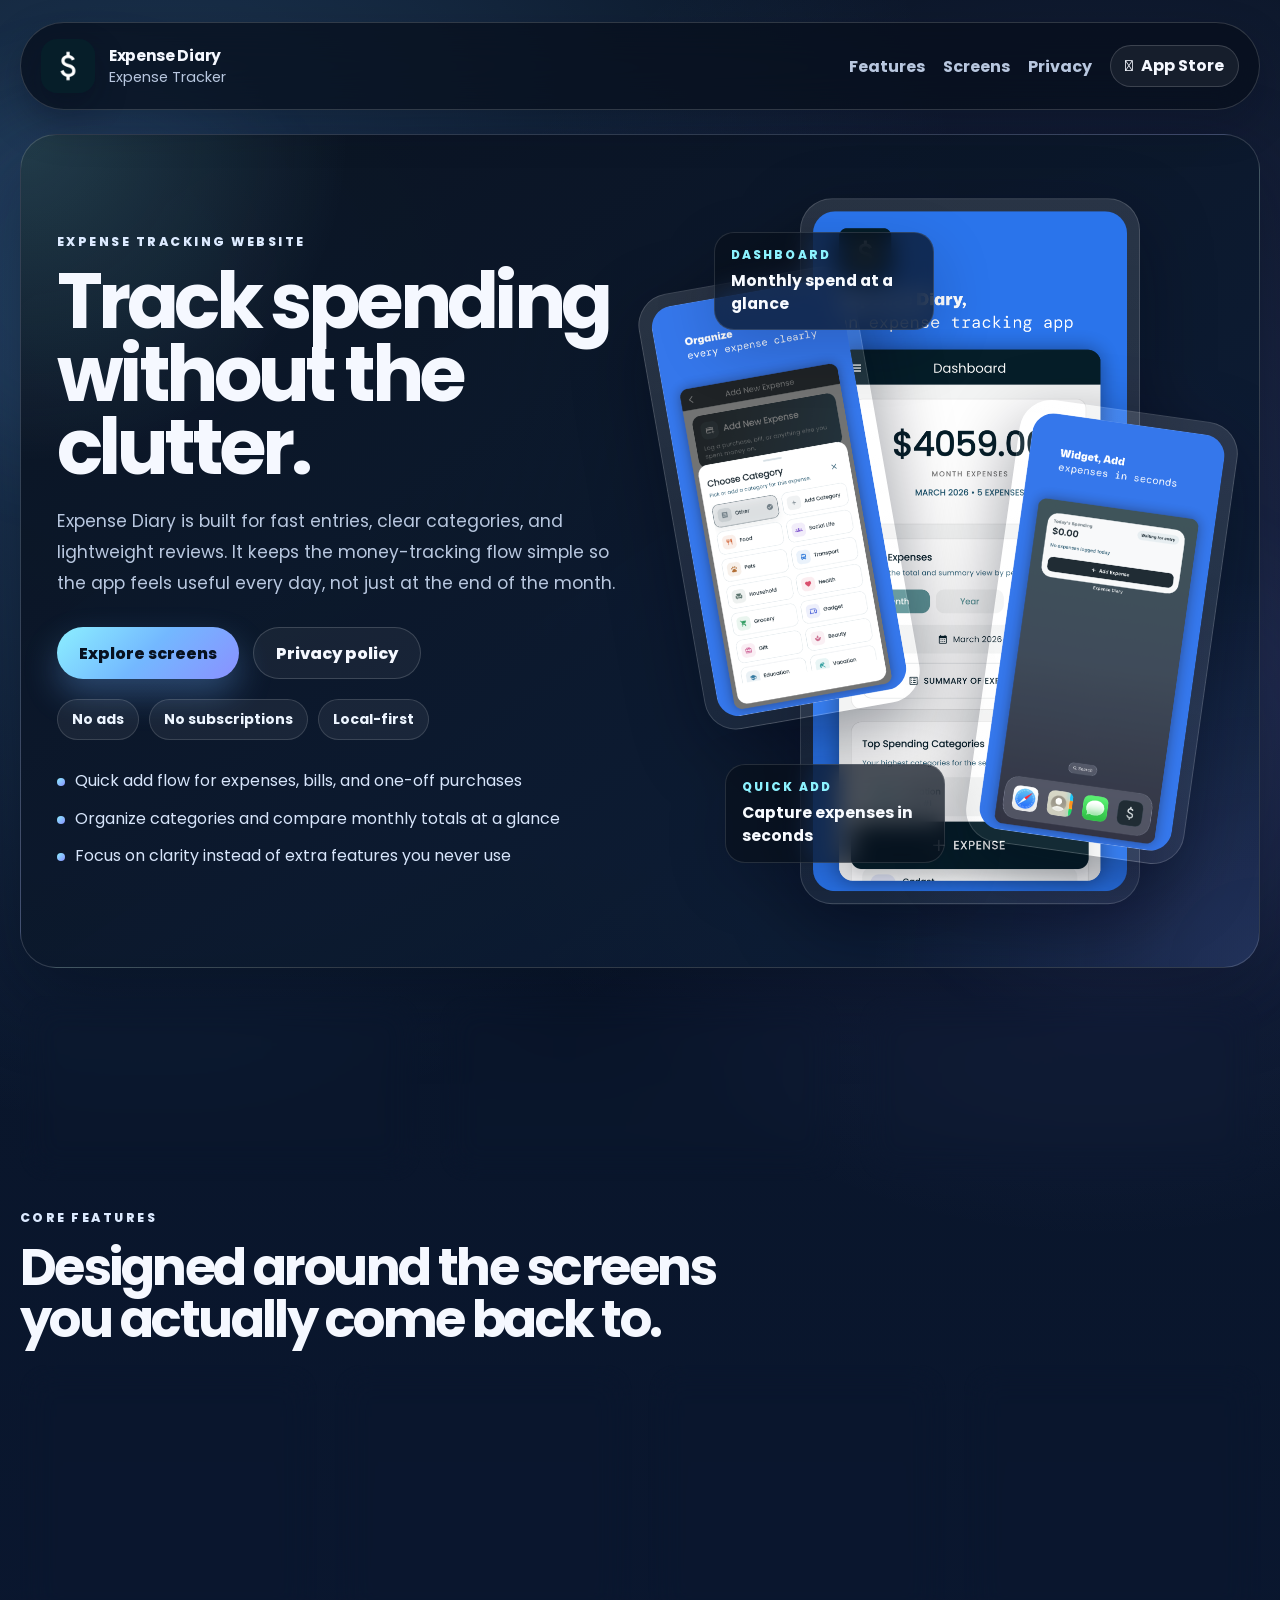
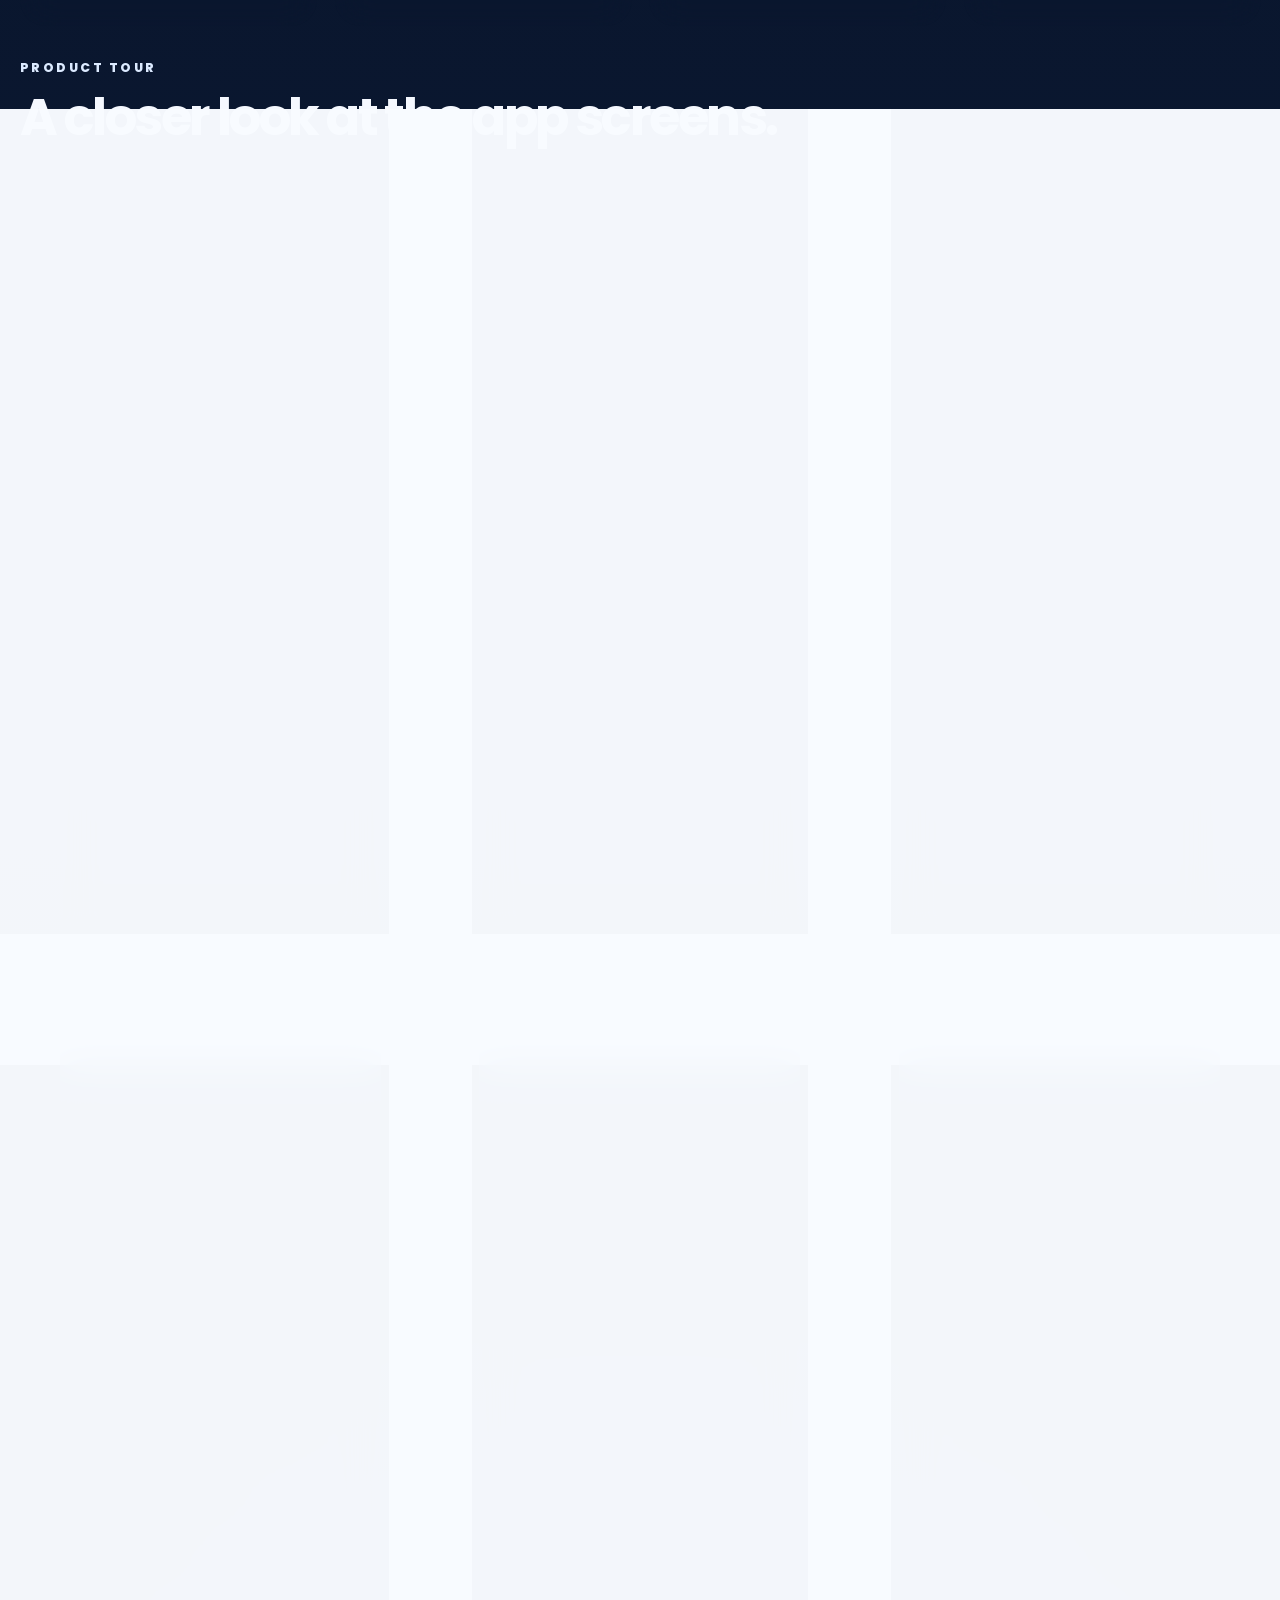
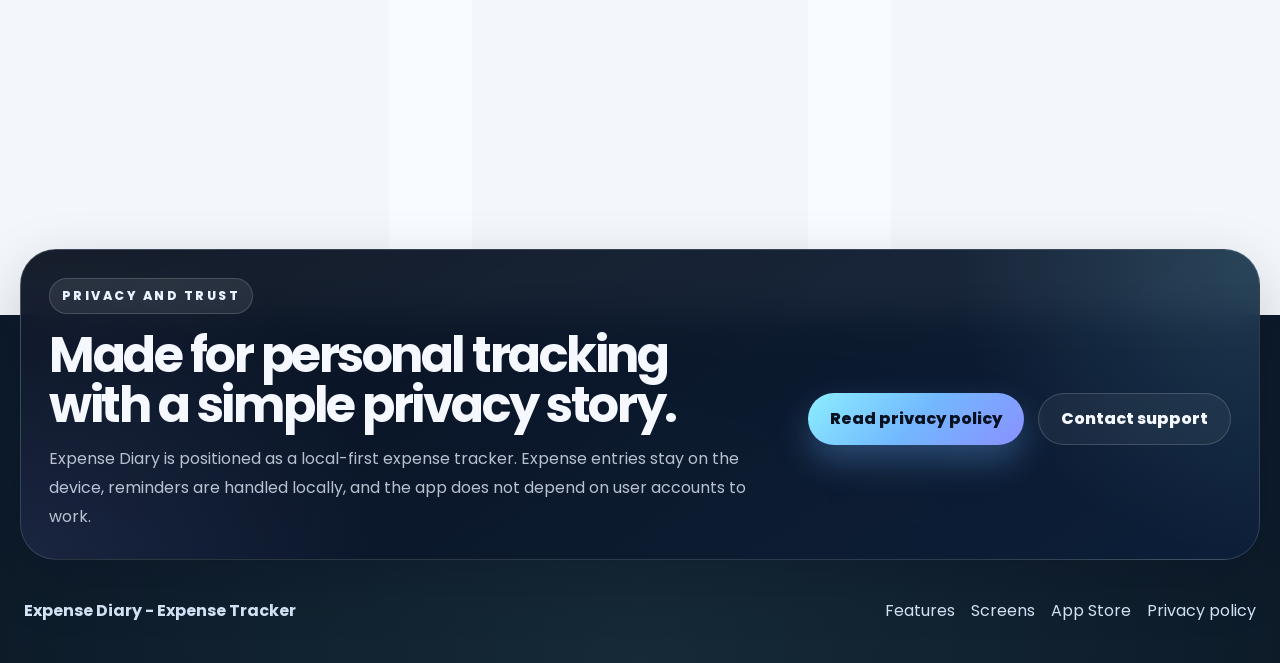
<file: index.html>
<!DOCTYPE html>
<html lang="en">
<head>
  <meta charset="UTF-8">
  <meta name="viewport" content="width=device-width, initial-scale=1.0">
  <meta
    name="description"
    content="Expense Diary is a polished expense tracker website with fast logging, category organization, spending insights, and a simple local-first privacy story."
  >
  <title>Expense Diary - Expense Tracker</title>
  <link rel="preconnect" href="https://fonts.googleapis.com">
  <link rel="preconnect" href="https://fonts.gstatic.com" crossorigin>
  <link
    href="https://fonts.googleapis.com/css2?family=Poppins:wght@400;500;600;700;800&display=swap"
    rel="stylesheet"
  >
  <link rel="icon" type="image/png" href="icon.png">
  <link rel="stylesheet" href="styles.css">
</head>
<body>
  <div class="site-shell">
    <header class="site-header">
      <a class="brand" href="#top" aria-label="Expense Diary home">
        <img class="brand-logo" src="icon.png" alt="Expense Diary app icon">
        <div class="brand-copy">
          <p class="brand-name">Expense Diary</p>
          <p class="brand-subtitle">Expense Tracker</p>
        </div>
      </a>
      <nav class="site-nav" aria-label="Primary">
        <a href="#features">Features</a>
        <a href="#screens">Screens</a>
        <a href="#privacy">Privacy</a>
        <a
          class="nav-store"
          href="https://apps.apple.com/us/app/expense-diary-expense-tracker/id6760805756"
          target="_blank"
          rel="noopener noreferrer"
        >
          <span class="nav-store-icon" aria-hidden="true"></span>
          App Store
        </a>
      </nav>
    </header>

    <main id="top">
      <section class="hero section">
        <div class="hero-copy reveal">
          <p class="eyebrow">Expense tracking website</p>
          <h1>Track spending without the clutter.</h1>
          <p class="hero-lead">
            Expense Diary is built for fast entries, clear categories, and
            lightweight reviews. It keeps the money-tracking flow simple so the
            app feels useful every day, not just at the end of the month.
          </p>

          <div class="hero-actions">
            <a class="button button-primary" href="#screens">Explore screens</a>
            <a class="button button-secondary" href="privacy.html">Privacy policy</a>
          </div>

          <div class="hero-badges" aria-label="Key promises">
            <span>No ads</span>
            <span>No subscriptions</span>
            <span>Local-first</span>
          </div>

          <ul class="hero-points">
            <li>Quick add flow for expenses, bills, and one-off purchases</li>
            <li>Organize categories and compare monthly totals at a glance</li>
            <li>Focus on clarity instead of extra features you never use</li>
          </ul>
        </div>

        <div class="hero-visual reveal" aria-hidden="true">
          <div class="hero-glow"></div>
          <div class="device-card device-main">
            <img src="app_screens/1.png" alt="">
          </div>
          <div class="device-card device-top">
            <img src="app_screens/4.png" alt="">
          </div>
          <div class="device-card device-bottom">
            <img src="app_screens/6.png" alt="">
          </div>
          <div class="note-card note-top">
            <span class="note-label">Dashboard</span>
            <strong>Monthly spend at a glance</strong>
          </div>
          <div class="note-card note-bottom">
            <span class="note-label">Quick add</span>
            <strong>Capture expenses in seconds</strong>
          </div>
        </div>
      </section>

      <section class="signal-strip section" aria-label="Core promises">
        <article class="signal-card reveal">
          <p class="signal-kicker">01</p>
          <h2>Fast entry</h2>
          <p>Add expenses quickly from a clean, focused flow that keeps momentum intact.</p>
        </article>
        <article class="signal-card reveal">
          <p class="signal-kicker">02</p>
          <h2>Clear organization</h2>
          <p>Categories stay easy to understand, so later review work is simple instead of messy.</p>
        </article>
        <article class="signal-card reveal">
          <p class="signal-kicker">03</p>
          <h2>Useful insights</h2>
          <p>See totals, average spend, and monthly changes without digging through clutter.</p>
        </article>
      </section>

      <section class="section feature-section" id="features">
        <div class="section-heading reveal">
          <p class="eyebrow">Core features</p>
          <h2>Designed around the screens you actually come back to.</h2>
        </div>

        <div class="feature-grid">
          <article class="feature-card reveal">
            <p class="feature-number">01</p>
            <h3>Dashboard first</h3>
            <p>
              Start with a summary that surfaces monthly spend, filters, and the
              next action without a cluttered home screen.
            </p>
          </article>
          <article class="feature-card reveal">
            <p class="feature-number">02</p>
            <h3>Organize every expense</h3>
            <p>
              Category picking is straightforward, so each entry stays easy to
              understand when you review spending later.
            </p>
          </article>
          <article class="feature-card reveal">
            <p class="feature-number">03</p>
            <h3>Spending insights</h3>
            <p>
              Average expense, biggest purchase, and month-over-month changes
              are presented in a format that is quick to scan.
            </p>
          </article>
          <article class="feature-card feature-card-tall reveal">
            <p class="feature-number">04</p>
            <h3>Simple by design</h3>
            <p>
              Expense Diary keeps the promise visible in the product shots: no
              complex features, no ads, no subscriptions, and no data collected
              by default.
            </p>
          </article>
        </div>
      </section>

      <section class="section screens-section" id="screens">
        <div class="section-heading reveal">
          <p class="eyebrow">Product tour</p>
          <h2>A closer look at the app screens.</h2>
        </div>

        <div class="screen-grid">
          <figure class="screen-card reveal">
            <img src="app_screens/1.png" alt="Dashboard screen showing monthly expenses and filters" loading="eager">
            <figcaption>Dashboard view with monthly totals and period filters.</figcaption>
          </figure>
          <figure class="screen-card reveal">
            <img src="app_screens/6.png" alt="Widget view showing quick add and today's spending" loading="lazy">
            <figcaption>Widget-style quick add flow for fast expense capture.</figcaption>
          </figure>
          <figure class="screen-card reveal">
            <img src="app_screens/4.png" alt="Category picker screen for organizing expenses" loading="lazy">
            <figcaption>Choose or add a category while logging a new expense.</figcaption>
          </figure>
          <figure class="screen-card reveal">
            <img src="app_screens/3.png" alt="Spending insights screen with average expense and month comparison" loading="lazy">
            <figcaption>Spending insights with average spend and month-to-month comparison.</figcaption>
          </figure>
          <figure class="screen-card reveal">
            <img src="app_screens/5.png" alt="All spending categories screen showing ranked categories and amounts" loading="lazy">
            <figcaption>Ranked categories that make monthly review faster.</figcaption>
          </figure>
          <figure class="screen-card reveal">
            <img src="app_screens/2.png" alt="Simple product message screen highlighting the app's lightweight approach" loading="lazy">
            <figcaption>Simple product promise: no ads, no subscriptions, no unnecessary complexity.</figcaption>
          </figure>
        </div>
      </section>

      <section class="privacy-strip section" id="privacy">
        <div class="privacy-copy reveal">
          <p class="eyebrow">Privacy and trust</p>
          <h2>Made for personal tracking with a simple privacy story.</h2>
          <p>
            Expense Diary is positioned as a local-first expense tracker.
            Expense entries stay on the device, reminders are handled locally,
            and the app does not depend on user accounts to work.
          </p>
        </div>
        <div class="privacy-actions reveal">
          <a class="button button-primary" href="privacy.html">Read privacy policy</a>
          <a class="button button-ghost" href="mailto:johnpaul.soriano.6197@gmail.com">Contact support</a>
        </div>
      </section>
    </main>

    <footer class="site-footer">
      <p>Expense Diary - Expense Tracker</p>
      <div class="footer-links">
        <a href="#features">Features</a>
        <a href="#screens">Screens</a>
        <a href="https://apps.apple.com/us/app/expense-diary-expense-tracker/id6760805756" target="_blank" rel="noopener noreferrer">App Store</a>
        <a href="privacy.html">Privacy policy</a>
      </div>
    </footer>
  </div>
</body>
</html>
</file>
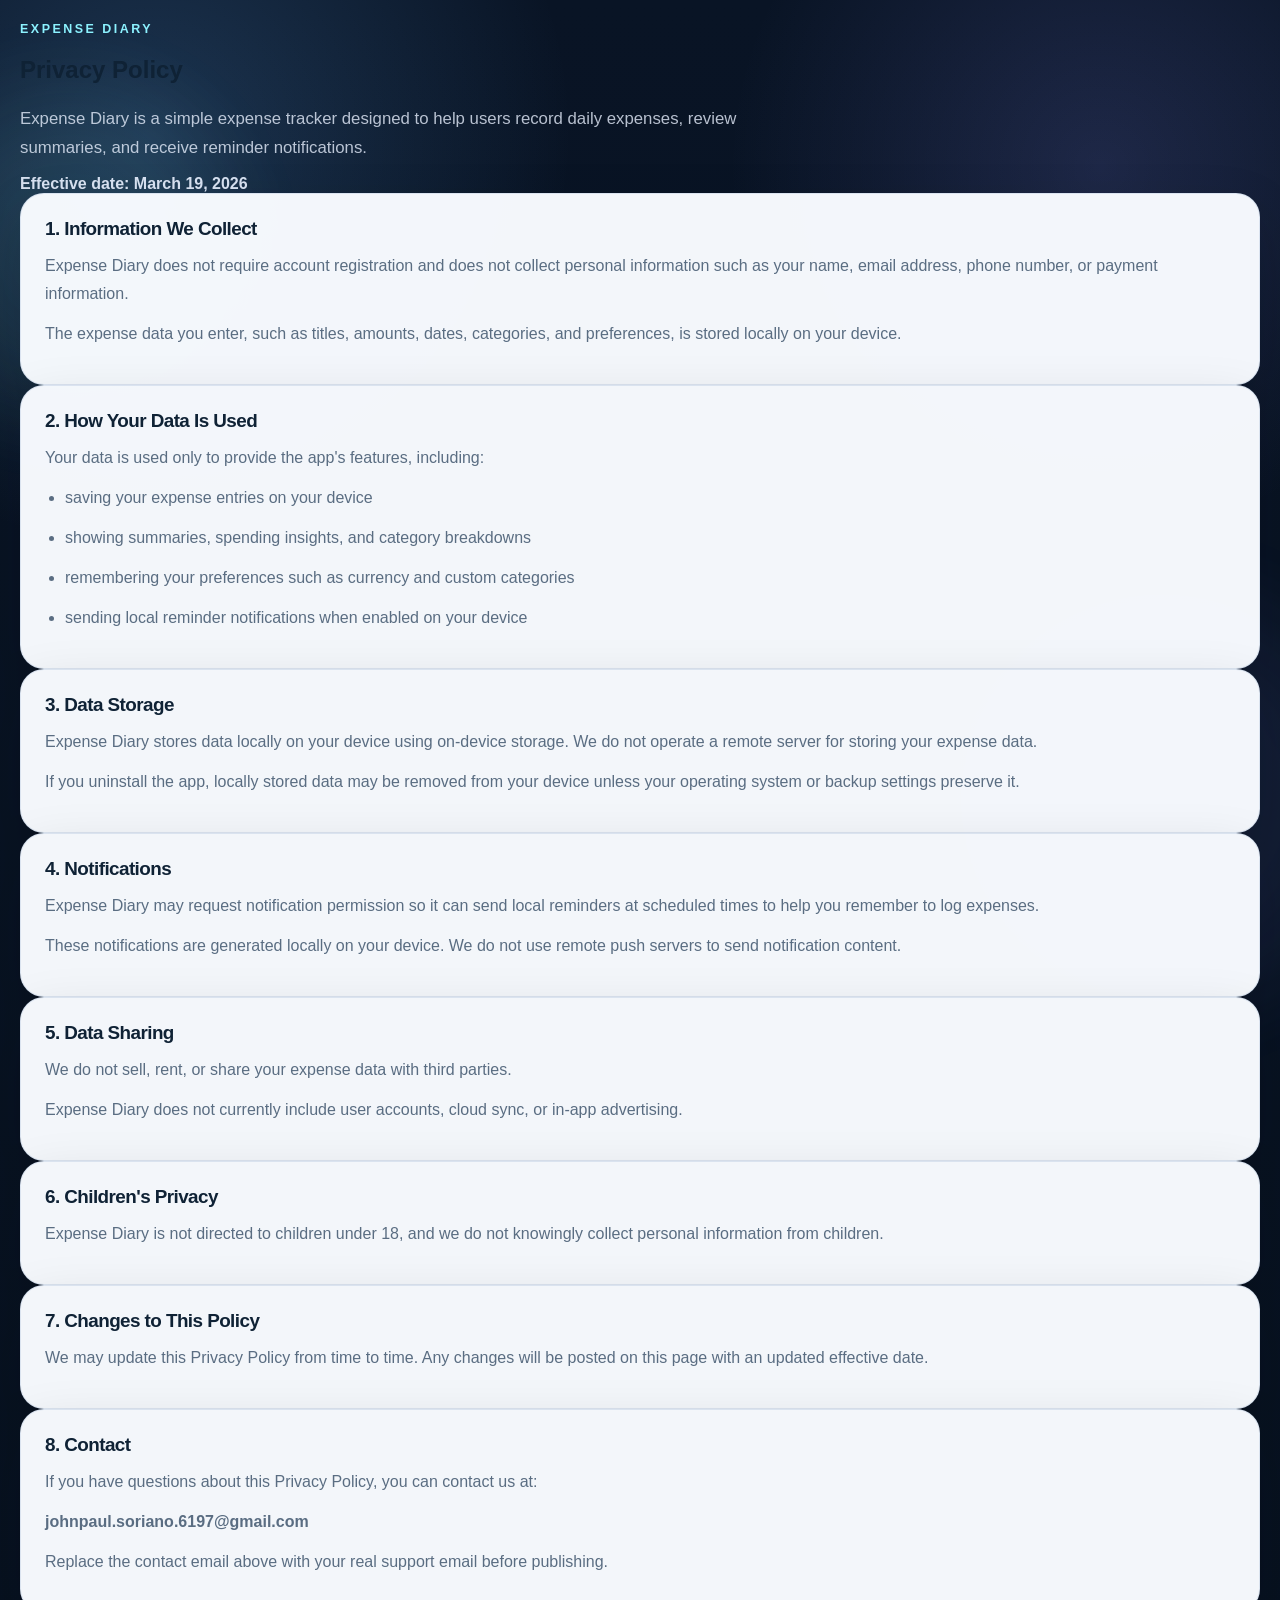
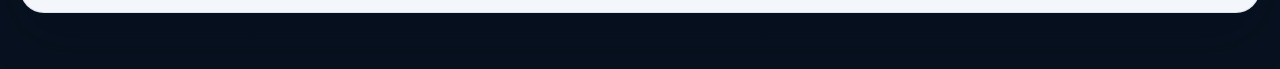
<file: privacy-policy.html>
<!DOCTYPE html>
<html lang="en">
<head>
  <meta charset="UTF-8">
  <meta name="viewport" content="width=device-width, initial-scale=1.0">
  <meta
    name="description"
    content="Privacy Policy for Expense Diary, a simple expense tracker."
  >
  <title>Expense Diary Privacy Policy</title>
  <link rel="stylesheet" href="privacy-policy.css">
</head>
<body>
  <main class="page">
    <section class="hero">
      <p class="eyebrow">Expense Diary</p>
      <h1>Privacy Policy</h1>
      <p class="lead">
        Expense Diary is a simple expense tracker designed to help users record
        daily expenses, review summaries, and receive reminder notifications.
      </p>
      <p class="meta">Effective date: March 19, 2026</p>
    </section>

    <section class="card">
      <h2>1. Information We Collect</h2>
      <p>
        Expense Diary does not require account registration and does not collect
        personal information such as your name, email address, phone number, or
        payment information.
      </p>
      <p>
        The expense data you enter, such as titles, amounts, dates, categories,
        and preferences, is stored locally on your device.
      </p>
    </section>

    <section class="card">
      <h2>2. How Your Data Is Used</h2>
      <p>Your data is used only to provide the app's features, including:</p>
      <ul>
        <li>saving your expense entries on your device</li>
        <li>showing summaries, spending insights, and category breakdowns</li>
        <li>remembering your preferences such as currency and custom categories</li>
        <li>sending local reminder notifications when enabled on your device</li>
      </ul>
    </section>

    <section class="card">
      <h2>3. Data Storage</h2>
      <p>
        Expense Diary stores data locally on your device using on-device storage.
        We do not operate a remote server for storing your expense data.
      </p>
      <p>
        If you uninstall the app, locally stored data may be removed from your
        device unless your operating system or backup settings preserve it.
      </p>
    </section>

    <section class="card">
      <h2>4. Notifications</h2>
      <p>
        Expense Diary may request notification permission so it can send local
        reminders at scheduled times to help you remember to log expenses.
      </p>
      <p>
        These notifications are generated locally on your device. We do not use
        remote push servers to send notification content.
      </p>
    </section>

    <section class="card">
      <h2>5. Data Sharing</h2>
      <p>
        We do not sell, rent, or share your expense data with third parties.
      </p>
      <p>
        Expense Diary does not currently include user accounts, cloud sync, or
        in-app advertising.
      </p>
    </section>

    <section class="card">
      <h2>6. Children's Privacy</h2>
      <p>
        Expense Diary is not directed to children under 18, and we do not
        knowingly collect personal information from children.
      </p>
    </section>

    <section class="card">
      <h2>7. Changes to This Policy</h2>
      <p>
        We may update this Privacy Policy from time to time. Any changes will be
        posted on this page with an updated effective date.
      </p>
    </section>

    <section class="card">
      <h2>8. Contact</h2>
      <p>
        If you have questions about this Privacy Policy, you can contact us at:
      </p>
      <p class="contact">johnpaul.soriano.6197@gmail.com</p>
      <p class="note">
        Replace the contact email above with your real support email before
        publishing.
      </p>
    </section>
  </main>
</body>
</html>
</file>
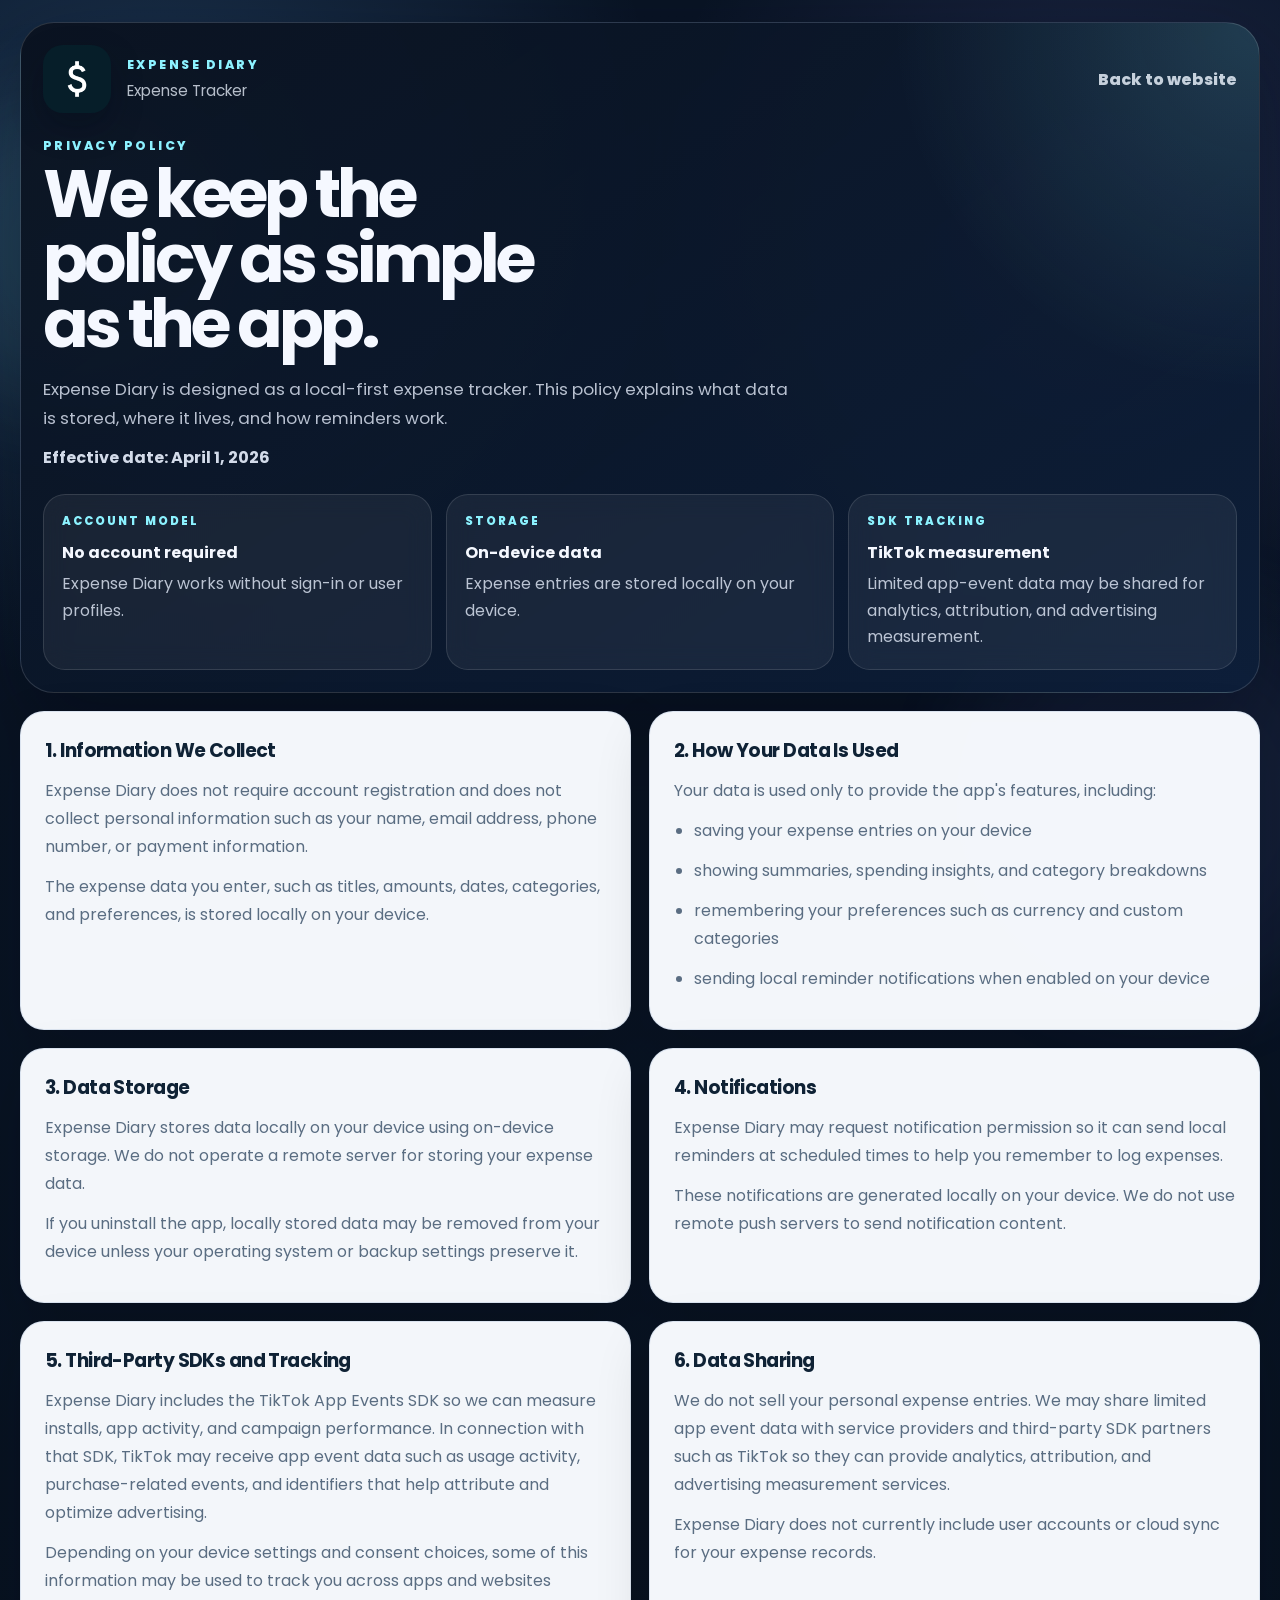
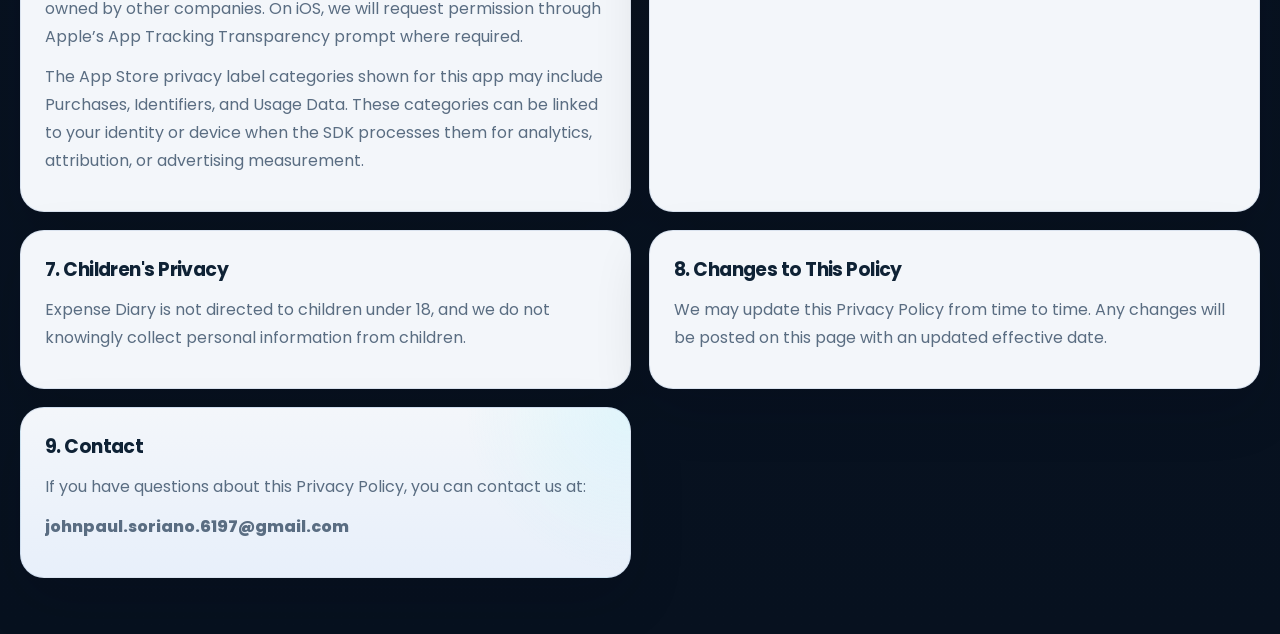
<file: privacy.html>
<!DOCTYPE html>
<html lang="en">
<head>
  <meta charset="UTF-8">
  <meta name="viewport" content="width=device-width, initial-scale=1.0">
  <meta
    name="description"
    content="Privacy Policy for Expense Diary, a local-first expense tracker focused on simple on-device storage and reminders."
  >
  <title>Expense Diary Privacy Policy</title>
  <link rel="preconnect" href="https://fonts.googleapis.com">
  <link rel="preconnect" href="https://fonts.gstatic.com" crossorigin>
  <link
    href="https://fonts.googleapis.com/css2?family=Poppins:wght@400;500;600;700;800&display=swap"
    rel="stylesheet"
  >
  <link rel="icon" type="image/png" href="icon.png">
  <link rel="stylesheet" href="privacy-policy.css">
</head>
<body>
  <main class="page">
    <section class="hero-card">
      <div class="brand-row">
        <a class="brand" href="index.html" aria-label="Return to Expense Diary website">
          <img class="brand-logo" src="icon.png" alt="Expense Diary logo">
          <div class="brand-copy">
            <p class="eyebrow">Expense Diary</p>
            <p class="brand-tagline">Expense Tracker</p>
          </div>
        </a>
        <p class="back-link"><a href="index.html">Back to website</a></p>
      </div>

      <div class="hero-copy">
        <p class="eyebrow">Privacy Policy</p>
        <h1>We keep the policy as simple as the app.</h1>
        <p class="lead">
          Expense Diary is designed as a local-first expense tracker. This
          policy explains what data is stored, where it lives, and how
          reminders work.
        </p>
        <p class="meta">Effective date: April 1, 2026</p>
      </div>

      <div class="summary-grid">
        <article class="summary-card">
          <p class="summary-label">Account model</p>
          <strong>No account required</strong>
          <span>Expense Diary works without sign-in or user profiles.</span>
        </article>
        <article class="summary-card">
          <p class="summary-label">Storage</p>
          <strong>On-device data</strong>
          <span>Expense entries are stored locally on your device.</span>
        </article>
        <article class="summary-card">
          <p class="summary-label">SDK tracking</p>
          <strong>TikTok measurement</strong>
          <span>Limited app-event data may be shared for analytics, attribution, and advertising measurement.</span>
        </article>
      </div>
    </section>

    <section class="policy-grid">
      <article class="card">
        <h2>1. Information We Collect</h2>
        <p>
          Expense Diary does not require account registration and does not
          collect personal information such as your name, email address, phone
          number, or payment information.
        </p>
        <p>
          The expense data you enter, such as titles, amounts, dates,
          categories, and preferences, is stored locally on your device.
        </p>
      </article>

      <article class="card">
        <h2>2. How Your Data Is Used</h2>
        <p>Your data is used only to provide the app's features, including:</p>
        <ul>
          <li>saving your expense entries on your device</li>
          <li>showing summaries, spending insights, and category breakdowns</li>
          <li>remembering your preferences such as currency and custom categories</li>
          <li>sending local reminder notifications when enabled on your device</li>
        </ul>
      </article>

      <article class="card">
        <h2>3. Data Storage</h2>
        <p>
          Expense Diary stores data locally on your device using on-device
          storage. We do not operate a remote server for storing your expense
          data.
        </p>
        <p>
          If you uninstall the app, locally stored data may be removed from
          your device unless your operating system or backup settings preserve
          it.
        </p>
      </article>

      <article class="card">
        <h2>4. Notifications</h2>
        <p>
          Expense Diary may request notification permission so it can send
          local reminders at scheduled times to help you remember to log
          expenses.
        </p>
        <p>
          These notifications are generated locally on your device. We do not
          use remote push servers to send notification content.
        </p>
      </article>

      <article class="card">
        <h2>5. Third-Party SDKs and Tracking</h2>
        <p>
          Expense Diary includes the TikTok App Events SDK so we can measure
          installs, app activity, and campaign performance. In connection with
          that SDK, TikTok may receive app event data such as usage activity,
          purchase-related events, and identifiers that help attribute and
          optimize advertising.
        </p>
        <p>
          Depending on your device settings and consent choices, some of this
          information may be used to track you across apps and websites owned
          by other companies. On iOS, we will request permission through
          Apple’s App Tracking Transparency prompt where required.
        </p>
        <p>
          The App Store privacy label categories shown for this app may include
          Purchases, Identifiers, and Usage Data. These categories can be linked
          to your identity or device when the SDK processes them for analytics,
          attribution, or advertising measurement.
        </p>
      </article>

      <article class="card">
        <h2>6. Data Sharing</h2>
        <p>
          We do not sell your personal expense entries. We may share limited
          app event data with service providers and third-party SDK partners
          such as TikTok so they can provide analytics, attribution, and
          advertising measurement services.
        </p>
        <p>
          Expense Diary does not currently include user accounts or cloud sync
          for your expense records.
        </p>
      </article>

      <article class="card">
        <h2>7. Children's Privacy</h2>
        <p>
          Expense Diary is not directed to children under 18, and we do not
          knowingly collect personal information from children.
        </p>
      </article>

      <article class="card">
        <h2>8. Changes to This Policy</h2>
        <p>
          We may update this Privacy Policy from time to time. Any changes will
          be posted on this page with an updated effective date.
        </p>
      </article>

      <article class="card card-contact">
        <h2>9. Contact</h2>
        <p>
          If you have questions about this Privacy Policy, you can contact us
          at:
        </p>
        <p class="contact">johnpaul.soriano.6197@gmail.com</p>
      </article>
    </section>
  </main>
</body>
</html>
</file>
<file: styles.css>
:root {
  --bg: #07111f;
  --bg-2: #0b1f39;
  --panel: rgba(10, 18, 31, 0.72);
  --panel-strong: rgba(8, 15, 27, 0.92);
  --paper: #f8fbff;
  --paper-soft: #eef4ff;
  --line: rgba(149, 182, 233, 0.22);
  --line-strong: rgba(255, 255, 255, 0.16);
  --text: #f5f8ff;
  --muted: #b8c7df;
  --ink: #102133;
  --ink-soft: #52657b;
  --accent: #68b6ff;
  --accent-2: #8cf2ff;
  --accent-3: #8d91ff;
  --warm: #ffb05c;
  --shadow: 0 28px 80px rgba(1, 8, 20, 0.38);
  --shadow-soft: 0 20px 60px rgba(2, 8, 22, 0.18);
  --radius-xl: 36px;
  --radius-lg: 26px;
  --radius-md: 20px;
}

* {
  box-sizing: border-box;
}

html {
  scroll-behavior: smooth;
}

body {
  margin: 0;
  min-height: 100vh;
  font-family: "Poppins", "Segoe UI", sans-serif;
  color: var(--text);
  background:
    radial-gradient(circle at 12% 8%, rgba(104, 182, 255, 0.24), transparent 22%),
    radial-gradient(circle at 86% 14%, rgba(141, 145, 255, 0.18), transparent 20%),
    radial-gradient(circle at 50% 100%, rgba(140, 242, 255, 0.11), transparent 28%),
    linear-gradient(180deg, #091425 0%, #0a1730 48%, #07111f 100%);
  position: relative;
  overflow-x: hidden;
}

body::before,
body::after {
  content: "";
  position: fixed;
  inset: auto;
  z-index: -1;
  pointer-events: none;
  filter: blur(48px);
  opacity: 0.75;
}

body::before {
  top: 9vh;
  left: -8vw;
  width: 24rem;
  height: 24rem;
  border-radius: 50%;
  background: rgba(104, 182, 255, 0.12);
}

body::after {
  right: -6vw;
  bottom: -10vh;
  width: 28rem;
  height: 28rem;
  border-radius: 50%;
  background: rgba(141, 145, 255, 0.1);
}

img {
  display: block;
  max-width: 100%;
}

a {
  color: inherit;
  text-decoration: none;
}

main {
  display: block;
}

.site-shell {
  width: min(1240px, calc(100% - 32px));
  margin: 0 auto;
  padding: 22px 0 40px;
}

.section {
  margin-bottom: 28px;
}

.site-header {
  position: sticky;
  top: 16px;
  z-index: 20;
  display: flex;
  align-items: center;
  justify-content: space-between;
  gap: 20px;
  margin-bottom: 24px;
  padding: 16px 20px;
  border: 1px solid var(--line-strong);
  border-radius: 999px;
  background: rgba(7, 14, 27, 0.7);
  backdrop-filter: blur(20px);
  box-shadow: 0 16px 42px rgba(3, 9, 24, 0.24);
}

.brand {
  display: flex;
  align-items: center;
  gap: 14px;
  min-width: 0;
}

.brand-logo {
  width: 54px;
  height: 54px;
  border-radius: 16px;
  box-shadow: 0 14px 32px rgba(3, 9, 24, 0.28);
}

.brand-copy {
  min-width: 0;
}

.brand-name,
.brand-subtitle {
  margin: 0;
}

.brand-name,
.hero h1,
.section-heading h2,
.feature-card h3,
.privacy-copy h2,
.signal-card h2,
.screen-card figcaption {
  font-family: "Poppins", "Segoe UI", sans-serif;
}

.brand-name {
  font-size: 0.98rem;
  font-weight: 700;
  letter-spacing: -0.02em;
}

.brand-subtitle {
  color: var(--muted);
  font-size: 0.9rem;
  line-height: 1.4;
}

.site-nav {
  display: flex;
  flex-wrap: wrap;
  align-items: center;
  gap: 18px;
  color: var(--muted);
  font-weight: 700;
}

.nav-store {
  display: inline-flex;
  align-items: center;
  gap: 8px;
  min-height: 42px;
  padding: 0 14px;
  border: 1px solid rgba(255, 255, 255, 0.16);
  border-radius: 999px;
  color: var(--text);
  background: rgba(255, 255, 255, 0.06);
  line-height: 1;
}

.nav-store-icon {
  font-size: 0.95em;
  line-height: 1;
}

.site-nav a,
.footer-links a {
  transition: color 180ms ease, transform 180ms ease, opacity 180ms ease;
}

.site-nav a:hover,
.site-nav a:focus-visible,
.footer-links a:hover,
.footer-links a:focus-visible {
  color: var(--text);
  transform: translateY(-1px);
}

.nav-store:hover,
.nav-store:focus-visible {
  background: rgba(255, 255, 255, 0.1);
}

.site-nav a:focus-visible,
.footer-links a:focus-visible,
.button:focus-visible {
  outline: 2px solid #9fdbff;
  outline-offset: 3px;
}

.hero {
  display: grid;
  grid-template-columns: minmax(0, 1fr) minmax(360px, 0.95fr);
  gap: 30px;
  align-items: center;
  padding: 36px;
  border: 1px solid var(--line-strong);
  border-radius: var(--radius-xl);
  background:
    radial-gradient(circle at top left, rgba(140, 242, 255, 0.18), transparent 22%),
    radial-gradient(circle at bottom right, rgba(141, 145, 255, 0.16), transparent 26%),
    linear-gradient(145deg, rgba(10, 18, 31, 0.94), rgba(13, 31, 58, 0.92));
  box-shadow: var(--shadow);
  overflow: hidden;
}

.hero-copy {
  position: relative;
  z-index: 1;
}

.eyebrow {
  margin: 0 0 14px;
  color: #dceaff;
  font-size: 0.78rem;
  font-weight: 800;
  letter-spacing: 0.2em;
  text-transform: uppercase;
}

.hero h1 {
  margin: 0;
  max-width: 12ch;
  font-size: clamp(3rem, 6vw, 5.9rem);
  line-height: 0.95;
  letter-spacing: -0.06em;
}

.hero-lead {
  max-width: 640px;
  margin: 22px 0 0;
  color: var(--muted);
  font-size: 1.08rem;
  line-height: 1.8;
}

.hero-actions,
.privacy-actions {
  display: flex;
  flex-wrap: wrap;
  gap: 14px;
  margin-top: 28px;
}

.button {
  display: inline-flex;
  align-items: center;
  justify-content: center;
  min-height: 52px;
  padding: 0 22px;
  border-radius: 999px;
  font-weight: 800;
  transition: transform 180ms ease, box-shadow 180ms ease, border-color 180ms ease;
}

.button:hover,
.button:focus-visible {
  transform: translateY(-2px);
}

.button-primary {
  color: #07111f;
  background: linear-gradient(135deg, #8cefff 0%, #73b8ff 50%, #8a90ff 100%);
  box-shadow: 0 16px 34px rgba(110, 173, 255, 0.32);
}

.button-appstore {
  color: var(--text);
  border: 1px solid rgba(255, 255, 255, 0.18);
  background:
    linear-gradient(135deg, rgba(12, 22, 38, 0.92), rgba(23, 39, 66, 0.88));
  box-shadow: 0 16px 34px rgba(2, 8, 22, 0.28);
}

.button-secondary,
.button-ghost {
  border: 1px solid rgba(255, 255, 255, 0.16);
  background: rgba(255, 255, 255, 0.05);
}

.button-ghost {
  color: var(--text);
}

.hero-badges {
  display: flex;
  flex-wrap: wrap;
  gap: 10px;
  margin-top: 20px;
}

.hero-badges span {
  padding: 9px 14px;
  border: 1px solid rgba(255, 255, 255, 0.14);
  border-radius: 999px;
  background: rgba(255, 255, 255, 0.06);
  color: #edf5ff;
  font-size: 0.88rem;
  font-weight: 700;
}

.hero-points {
  display: grid;
  gap: 12px;
  margin: 28px 0 0;
  padding: 0;
  list-style: none;
}

.hero-points li {
  position: relative;
  padding-left: 18px;
  color: #d7e5fb;
  line-height: 1.6;
}

.hero-points li::before {
  content: "";
  position: absolute;
  top: 10px;
  left: 0;
  width: 8px;
  height: 8px;
  border-radius: 999px;
  background: linear-gradient(135deg, #8cefff, #8a90ff);
}

.hero-visual {
  position: relative;
  min-height: 760px;
  display: flex;
  align-items: center;
  justify-content: center;
}

.hero-glow {
  position: absolute;
  inset: 16% 10% 12% 8%;
  border-radius: 40px;
  background:
    radial-gradient(circle at 20% 20%, rgba(140, 242, 255, 0.28), transparent 28%),
    radial-gradient(circle at 80% 70%, rgba(141, 145, 255, 0.24), transparent 30%);
  filter: blur(14px);
  opacity: 0.9;
}

.device-card {
  position: absolute;
  overflow: hidden;
  padding: 12px;
  border: 1px solid rgba(255, 255, 255, 0.15);
  border-radius: 32px;
  background: linear-gradient(180deg, rgba(255, 255, 255, 0.12), rgba(255, 255, 255, 0.06));
  box-shadow: 0 24px 70px rgba(2, 8, 22, 0.4);
}

.device-card img {
  display: block;
  width: 100%;
  height: auto;
  border-radius: 22px;
}

.device-main {
  width: min(100%, 340px);
  right: 15%;
  top: 50%;
  transform: translateY(-50%);
}

.device-top {
  width: 218px;
  left: 0;
  top: 14%;
  transform: rotate(-10deg);
}

.device-bottom {
  width: 220px;
  right: 2%;
  bottom: 10%;
  transform: rotate(8deg);
}

.note-card {
  position: absolute;
  display: grid;
  gap: 6px;
  max-width: 220px;
  padding: 14px 16px;
  border: 1px solid rgba(255, 255, 255, 0.12);
  border-radius: 20px;
  background: rgba(8, 16, 29, 0.72);
  backdrop-filter: blur(12px);
  box-shadow: var(--shadow-soft);
}

.note-label {
  color: var(--accent-2);
  font-size: 0.74rem;
  font-weight: 800;
  letter-spacing: 0.18em;
  text-transform: uppercase;
}

.note-card strong {
  color: #f8fbff;
  font-size: 0.98rem;
  line-height: 1.45;
}

.note-top {
  left: 8%;
  top: 8%;
}

.note-bottom {
  left: 10%;
  bottom: 9%;
}

.signal-strip {
  display: grid;
  grid-template-columns: repeat(3, minmax(0, 1fr));
  gap: 20px;
}

.signal-card,
.feature-card,
.screen-card,
.privacy-strip {
  border: 1px solid var(--line);
  background: rgba(248, 251, 255, 0.98);
  backdrop-filter: blur(18px);
  box-shadow: var(--shadow-soft);
}

.signal-card {
  padding: 24px;
  border-radius: var(--radius-lg);
  color: var(--ink);
}

.signal-kicker,
.feature-number {
  margin: 0 0 16px;
  color: #5ba8ff;
  font-size: 0.8rem;
  font-weight: 800;
  letter-spacing: 0.18em;
}

.signal-card h2 {
  margin: 0 0 12px;
  font-size: 1.35rem;
  letter-spacing: -0.03em;
}

.signal-card p:last-child {
  margin: 0;
  color: var(--ink-soft);
  line-height: 1.75;
}

.section-heading {
  max-width: 760px;
  margin-bottom: 20px;
}

.section-heading h2 {
  margin: 0;
  font-size: clamp(2rem, 4vw, 3.55rem);
  line-height: 1.02;
  letter-spacing: -0.05em;
}

.feature-grid {
  display: grid;
  grid-template-columns: repeat(4, minmax(0, 1fr));
  gap: 18px;
}

.feature-card {
  padding: 24px;
  border-radius: var(--radius-lg);
  color: var(--ink);
}

.feature-card-tall {
  background:
    radial-gradient(circle at top right, rgba(140, 242, 255, 0.24), transparent 34%),
    linear-gradient(180deg, rgba(248, 251, 255, 0.98), rgba(236, 244, 255, 0.98));
}

.feature-card h3 {
  margin: 0 0 12px;
  font-size: 1.38rem;
  line-height: 1.15;
  letter-spacing: -0.03em;
}

.feature-card p:last-child {
  margin: 0;
  color: var(--ink-soft);
  line-height: 1.75;
}

.screens-section {
  padding-top: 4px;
}

.screen-grid {
  display: grid;
  grid-template-columns: repeat(3, minmax(0, 1fr));
  gap: 18px;
}

.screen-card {
  overflow: hidden;
  border-radius: 28px;
  color: var(--ink);
}

.screen-card img {
  width: 100%;
  height: auto;
}

.screen-card figcaption {
  padding: 16px 16px 18px;
  color: var(--ink);
  font-size: 0.98rem;
  line-height: 1.55;
}

.privacy-strip {
  display: flex;
  justify-content: space-between;
  gap: 24px;
  align-items: center;
  padding: 28px;
  border-radius: var(--radius-xl);
  color: #f5f8ff;
  border: 1px solid rgba(255, 255, 255, 0.14);
  background:
    radial-gradient(circle at top right, rgba(140, 242, 255, 0.14), transparent 24%),
    radial-gradient(circle at bottom left, rgba(141, 145, 255, 0.12), transparent 28%),
    linear-gradient(145deg, rgba(10, 18, 31, 0.96), rgba(13, 31, 58, 0.94));
}

.privacy-copy {
  max-width: 720px;
}

.privacy-strip .eyebrow {
  display: inline-flex;
  align-items: center;
  gap: 8px;
  margin-bottom: 16px;
  padding: 8px 12px;
  border: 1px solid rgba(255, 255, 255, 0.16);
  border-radius: 999px;
  background: rgba(255, 255, 255, 0.08);
  color: #e9f3ff;
}

.privacy-copy h2 {
  margin: 0 0 14px;
  font-size: clamp(1.9rem, 4vw, 3.1rem);
  line-height: 1.02;
  letter-spacing: -0.05em;
}

.privacy-copy p:last-child {
  margin: 0;
  color: rgba(233, 241, 255, 0.78);
  line-height: 1.8;
}

.site-footer {
  display: flex;
  justify-content: space-between;
  gap: 16px;
  align-items: center;
  padding: 10px 4px 0;
  color: #d8e6fb;
}

.site-footer p {
  margin: 0;
  font-weight: 700;
}

.footer-links {
  display: flex;
  flex-wrap: wrap;
  gap: 16px;
}

.reveal {
  animation: fade-up 700ms ease both;
}

.hero-copy.reveal {
  animation-delay: 60ms;
}

.hero-visual.reveal {
  animation-delay: 140ms;
}

.signal-card.reveal:nth-child(1),
.feature-card.reveal:nth-child(1),
.screen-card.reveal:nth-child(1),
.privacy-copy.reveal {
  animation-delay: 60ms;
}

.signal-card.reveal:nth-child(2),
.feature-card.reveal:nth-child(2),
.screen-card.reveal:nth-child(2),
.privacy-actions.reveal {
  animation-delay: 120ms;
}

.signal-card.reveal:nth-child(3),
.feature-card.reveal:nth-child(3),
.screen-card.reveal:nth-child(3) {
  animation-delay: 180ms;
}

.feature-card.reveal:nth-child(4),
.screen-card.reveal:nth-child(4) {
  animation-delay: 240ms;
}

.screen-card.reveal:nth-child(5) {
  animation-delay: 300ms;
}

.screen-card.reveal:nth-child(6) {
  animation-delay: 360ms;
}

@keyframes fade-up {
  from {
    opacity: 0;
    transform: translateY(18px);
  }

  to {
    opacity: 1;
    transform: translateY(0);
  }
}

@media (max-width: 1120px) {
  .hero {
    grid-template-columns: 1fr;
  }

  .hero-visual {
    min-height: 680px;
  }

  .signal-strip,
  .feature-grid,
  .screen-grid {
    grid-template-columns: repeat(2, minmax(0, 1fr));
  }

  .privacy-strip,
  .site-footer {
    flex-direction: column;
    align-items: flex-start;
  }
}

@media (max-width: 760px) {
  .site-shell {
    width: min(100% - 20px, 1240px);
    padding-top: 16px;
  }

  .site-header {
    position: static;
    padding: 16px;
    border-radius: 28px;
  }

  .site-nav {
    gap: 14px;
  }

  .hero,
  .signal-card,
  .feature-card,
  .privacy-strip {
    padding: 18px;
  }

  .hero h1 {
    max-width: none;
  }

  .hero-visual {
    min-height: 560px;
  }

  .device-main {
    width: min(100%, 282px);
    right: 8%;
  }

  .device-top {
    width: 180px;
    left: -2%;
    top: 14%;
  }

  .device-bottom {
    width: 180px;
    right: -1%;
    bottom: 10%;
  }

  .note-card {
    max-width: 170px;
    padding: 12px 14px;
  }

  .note-top {
    left: 2%;
    top: 4%;
  }

  .note-bottom {
    left: 3%;
    bottom: 4%;
  }

  .signal-strip,
  .feature-grid,
  .screen-grid {
    grid-template-columns: 1fr;
  }
}

@media (prefers-reduced-motion: reduce) {
  html {
    scroll-behavior: auto;
  }

  .reveal {
    animation: none;
  }

  .button,
  .site-nav a,
  .footer-links a {
    transition: none;
  }
}
</file>
<file: privacy-policy.css>
:root {
  --bg: #07111f;
  --paper: rgba(248, 251, 255, 0.98);
  --paper-soft: rgba(239, 245, 255, 0.92);
  --text: #0f2235;
  --muted: #5a6d82;
  --line: rgba(128, 158, 199, 0.22);
  --line-strong: rgba(255, 255, 255, 0.14);
  --accent: #4f9fff;
  --accent-2: #8cf2ff;
  --shadow: 0 22px 56px rgba(2, 8, 22, 0.14);
  --radius-xl: 34px;
  --radius-lg: 24px;
}

* {
  box-sizing: border-box;
}

html {
  scroll-behavior: smooth;
}

body {
  margin: 0;
  min-height: 100vh;
  font-family: "Poppins", "Segoe UI", sans-serif;
  color: var(--text);
  background:
    radial-gradient(circle at 12% 8%, rgba(104, 182, 255, 0.2), transparent 22%),
    radial-gradient(circle at 86% 10%, rgba(141, 145, 255, 0.16), transparent 20%),
    linear-gradient(180deg, #091425 0%, #07111f 100%);
}

body::before,
body::after {
  content: "";
  position: fixed;
  inset: auto;
  z-index: -1;
  filter: blur(48px);
  pointer-events: none;
  opacity: 0.8;
}

body::before {
  top: 10vh;
  left: -7vw;
  width: 20rem;
  height: 20rem;
  border-radius: 50%;
  background: rgba(140, 242, 255, 0.12);
}

body::after {
  right: -7vw;
  bottom: -12vh;
  width: 26rem;
  height: 26rem;
  border-radius: 50%;
  background: rgba(141, 145, 255, 0.1);
}

img {
  display: block;
  max-width: 100%;
}

a {
  color: inherit;
  text-decoration: none;
}

.page {
  width: min(1240px, calc(100% - 32px));
  margin: 0 auto;
  padding: 22px 0 56px;
}

.hero-card {
  padding: 22px;
  border: 1px solid var(--line-strong);
  border-radius: var(--radius-xl);
  background:
    radial-gradient(circle at top right, rgba(140, 242, 255, 0.16), transparent 26%),
    linear-gradient(145deg, rgba(10, 18, 31, 0.94), rgba(13, 31, 58, 0.9));
  box-shadow: 0 28px 80px rgba(1, 8, 20, 0.34);
  color: #f5f8ff;
}

.brand-row {
  display: flex;
  align-items: center;
  justify-content: space-between;
  gap: 16px;
  margin-bottom: 24px;
}

.brand {
  display: flex;
  align-items: center;
  gap: 16px;
  min-width: 0;
}

.brand-logo {
  width: 68px;
  height: 68px;
  border-radius: 20px;
  box-shadow: 0 14px 32px rgba(1, 8, 20, 0.28);
}

.brand-copy {
  min-width: 0;
}

.eyebrow {
  margin: 0 0 6px;
  color: var(--accent-2);
  font-size: 0.78rem;
  font-weight: 800;
  letter-spacing: 0.2em;
  text-transform: uppercase;
}

.brand-tagline {
  margin: 0;
  color: rgba(237, 245, 255, 0.76);
  font-size: 0.96rem;
  line-height: 1.45;
}

.back-link {
  margin: 0;
  color: rgba(237, 245, 255, 0.82);
  font-weight: 800;
}

.back-link a {
  transition: color 180ms ease;
}

.back-link a:hover,
.back-link a:focus-visible {
  color: #fff;
}

.hero-copy h1 {
  margin: 0;
  max-width: 12ch;
  font-family: "Poppins", "Segoe UI", sans-serif;
  font-size: clamp(2.4rem, 5.2vw, 4.4rem);
  line-height: 0.98;
  letter-spacing: -0.06em;
}

.lead {
  max-width: 760px;
  margin: 18px 0 12px;
  color: rgba(233, 241, 255, 0.78);
  font-size: 1.05rem;
  line-height: 1.75;
}

.meta {
  margin: 0;
  color: rgba(233, 241, 255, 0.9);
  font-weight: 700;
}

.summary-grid {
  display: grid;
  grid-template-columns: repeat(3, minmax(0, 1fr));
  gap: 14px;
  margin-top: 24px;
}

.summary-card {
  padding: 18px;
  border: 1px solid rgba(255, 255, 255, 0.12);
  border-radius: 22px;
  background: rgba(255, 255, 255, 0.06);
  backdrop-filter: blur(12px);
}

.summary-label {
  margin: 0 0 10px;
  color: var(--accent-2);
  font-size: 0.72rem;
  font-weight: 800;
  letter-spacing: 0.18em;
  text-transform: uppercase;
}

.summary-card strong {
  display: block;
  margin-bottom: 6px;
  font-size: 1rem;
}

.summary-card span {
  color: rgba(233, 241, 255, 0.78);
  line-height: 1.65;
}

.policy-grid {
  display: grid;
  grid-template-columns: repeat(2, minmax(0, 1fr));
  gap: 18px;
  margin-top: 18px;
}

.card {
  padding: 24px;
  border: 1px solid var(--line);
  border-radius: var(--radius-lg);
  background: var(--paper);
  box-shadow: var(--shadow);
}

.card h2 {
  margin: 0 0 12px;
  font-family: "Poppins", "Segoe UI", sans-serif;
  font-size: 1.18rem;
  letter-spacing: -0.03em;
}

.card p,
.card li {
  margin: 0 0 12px;
  color: var(--muted);
  line-height: 1.75;
}

.card ul {
  margin: 0;
  padding-left: 20px;
}

.card-contact {
  background:
    radial-gradient(circle at top right, rgba(140, 242, 255, 0.18), transparent 26%),
    linear-gradient(180deg, rgba(248, 251, 255, 0.98), rgba(236, 244, 255, 0.98));
}

.contact {
  margin-bottom: 0;
  color: var(--text);
  font-weight: 800;
  word-break: break-word;
}

@media (max-width: 840px) {
  .brand-row {
    flex-direction: column;
    align-items: flex-start;
  }

  .summary-grid,
  .policy-grid {
    grid-template-columns: 1fr;
  }
}

@media (max-width: 640px) {
  .page {
    width: min(100% - 20px, 1240px);
    padding: 16px 0 40px;
  }

  .hero-card {
    padding: 18px;
    border-radius: 28px;
  }

  .brand {
    gap: 12px;
  }

  .brand-logo {
    width: 60px;
    height: 60px;
    border-radius: 18px;
  }

  .card {
    padding: 20px;
  }
}
</file>
